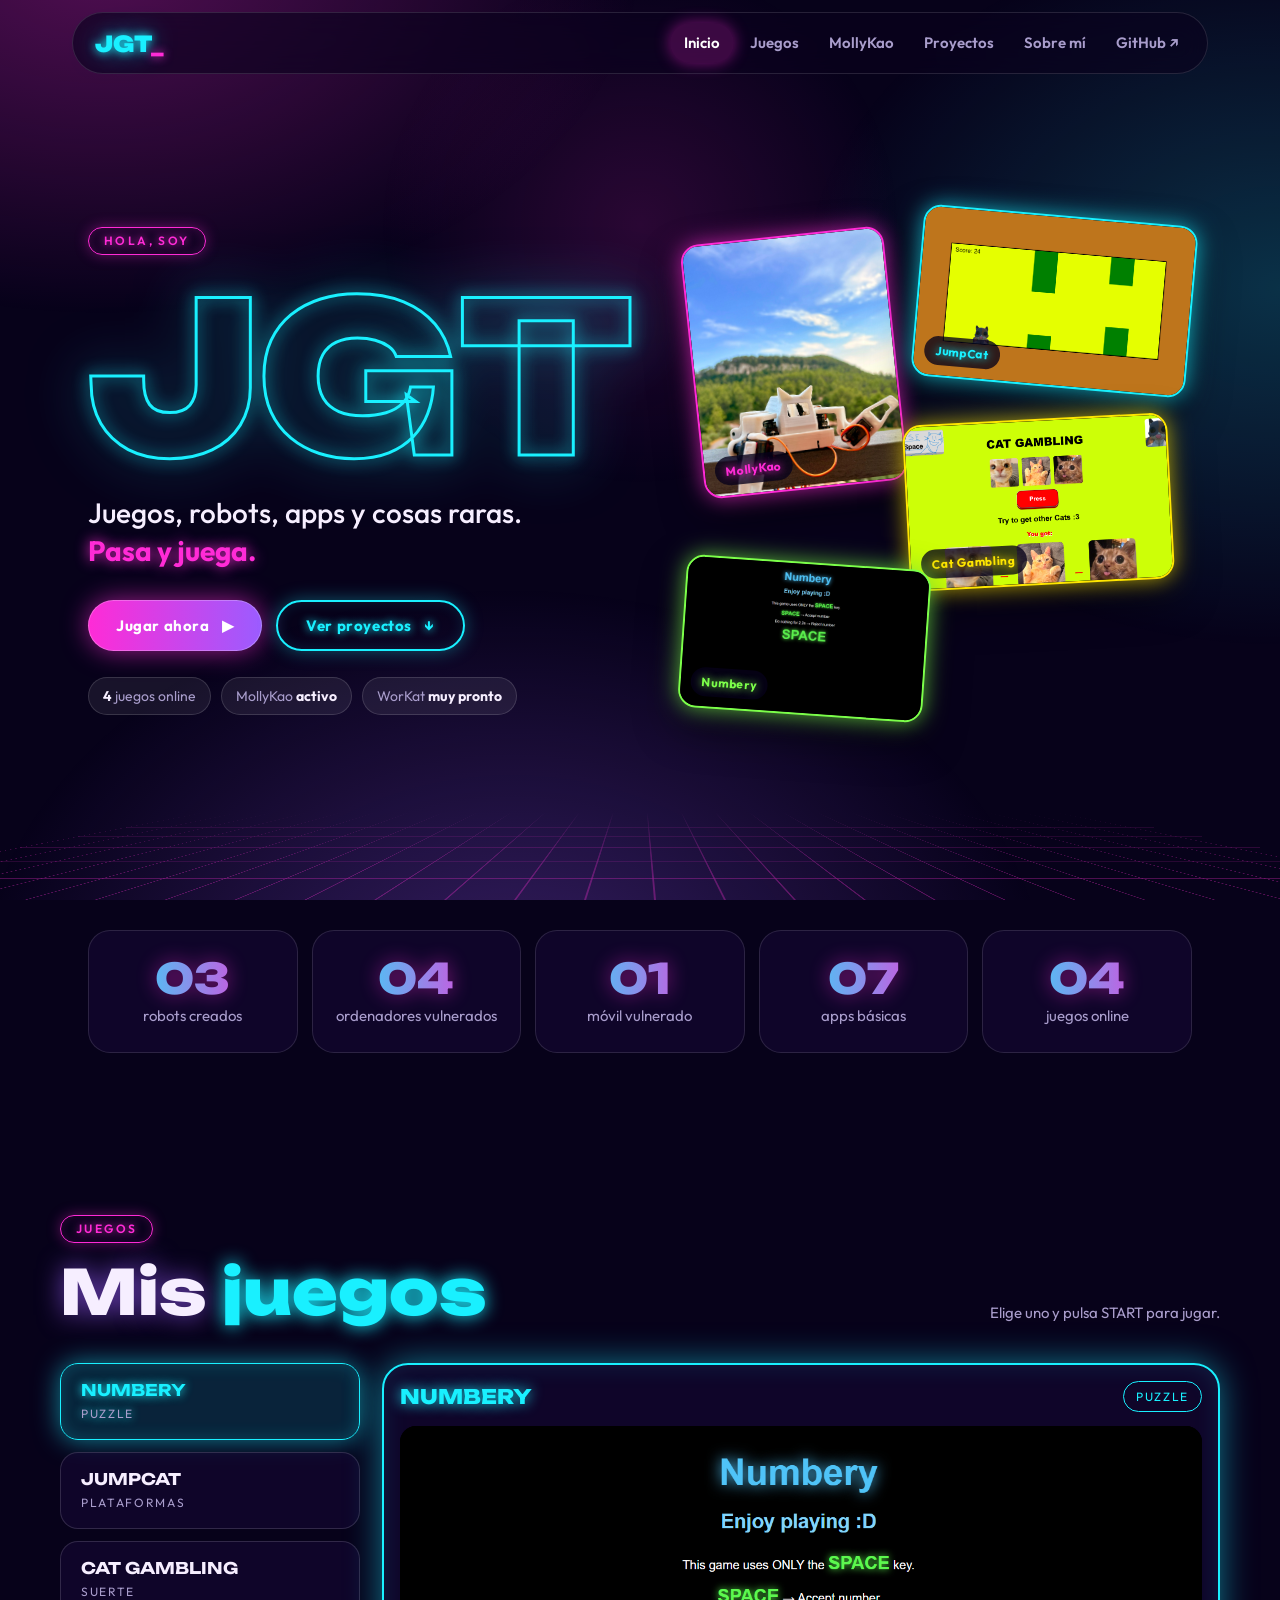
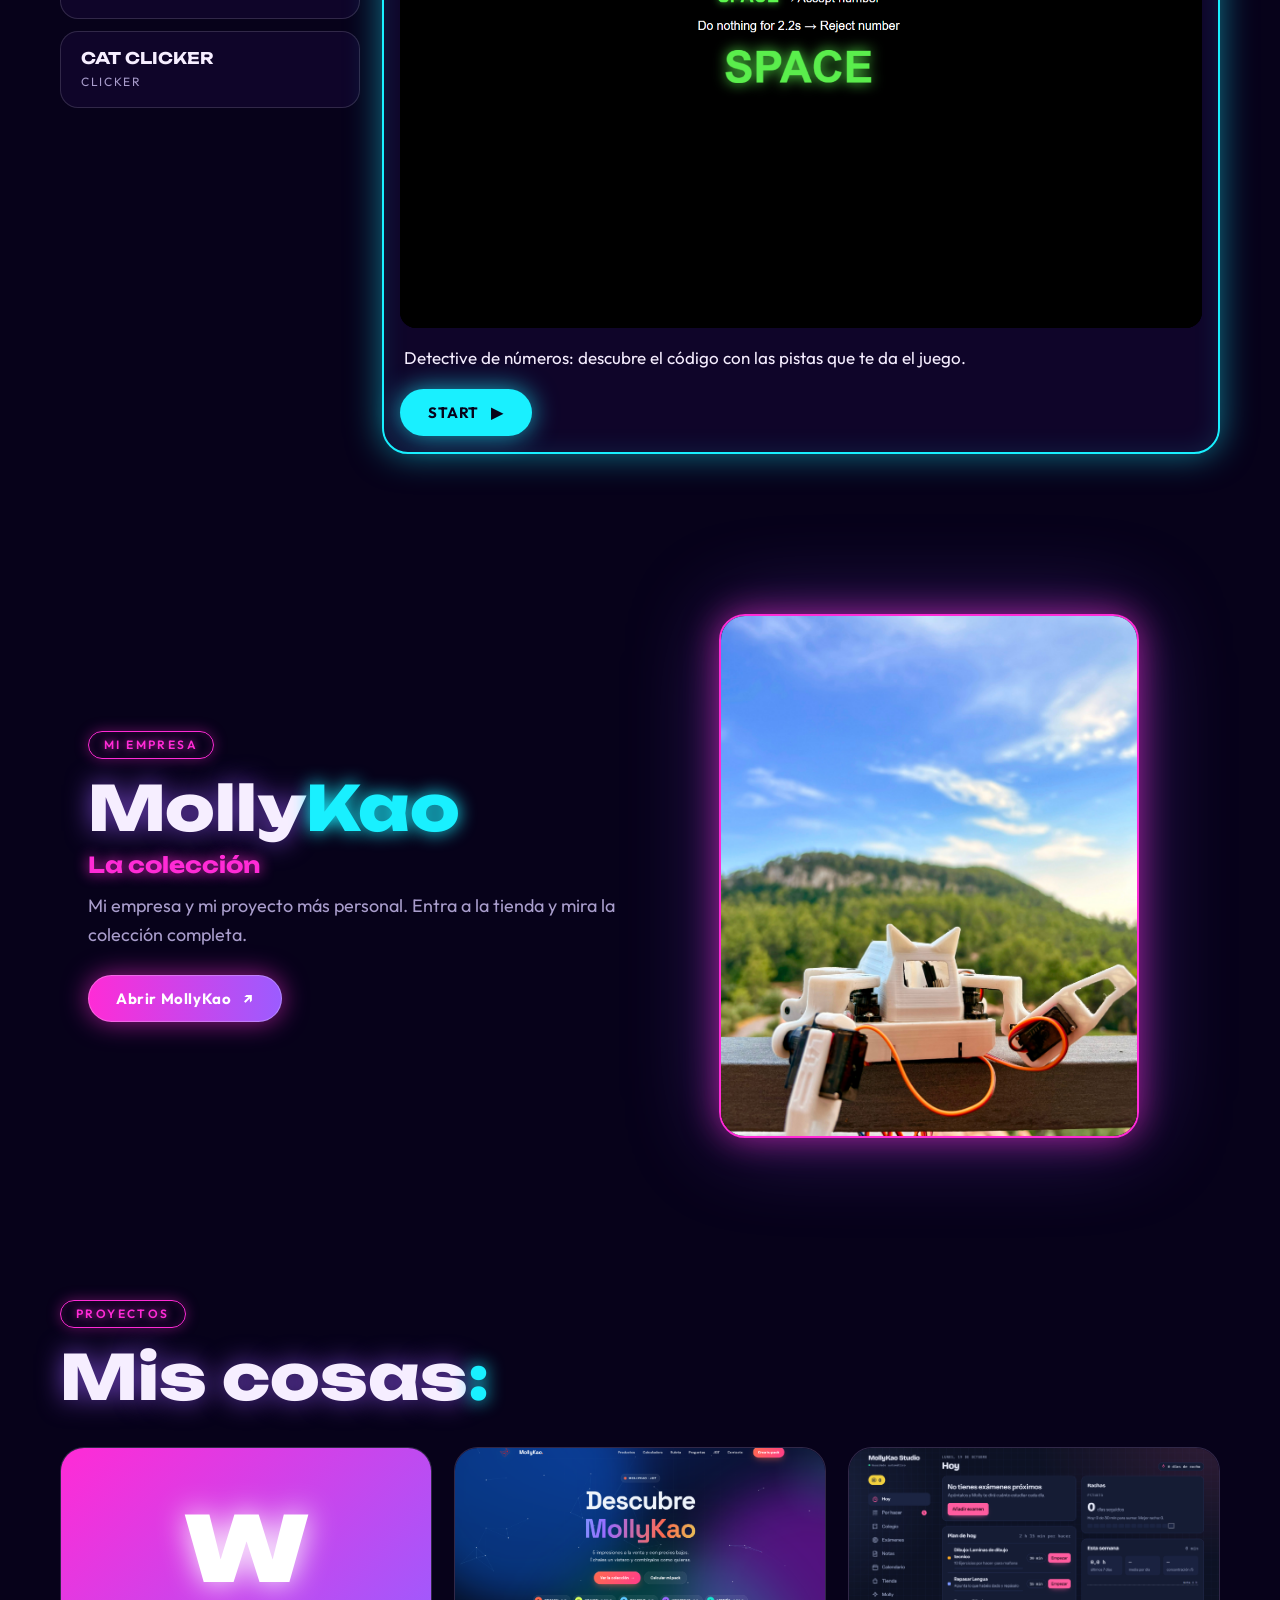
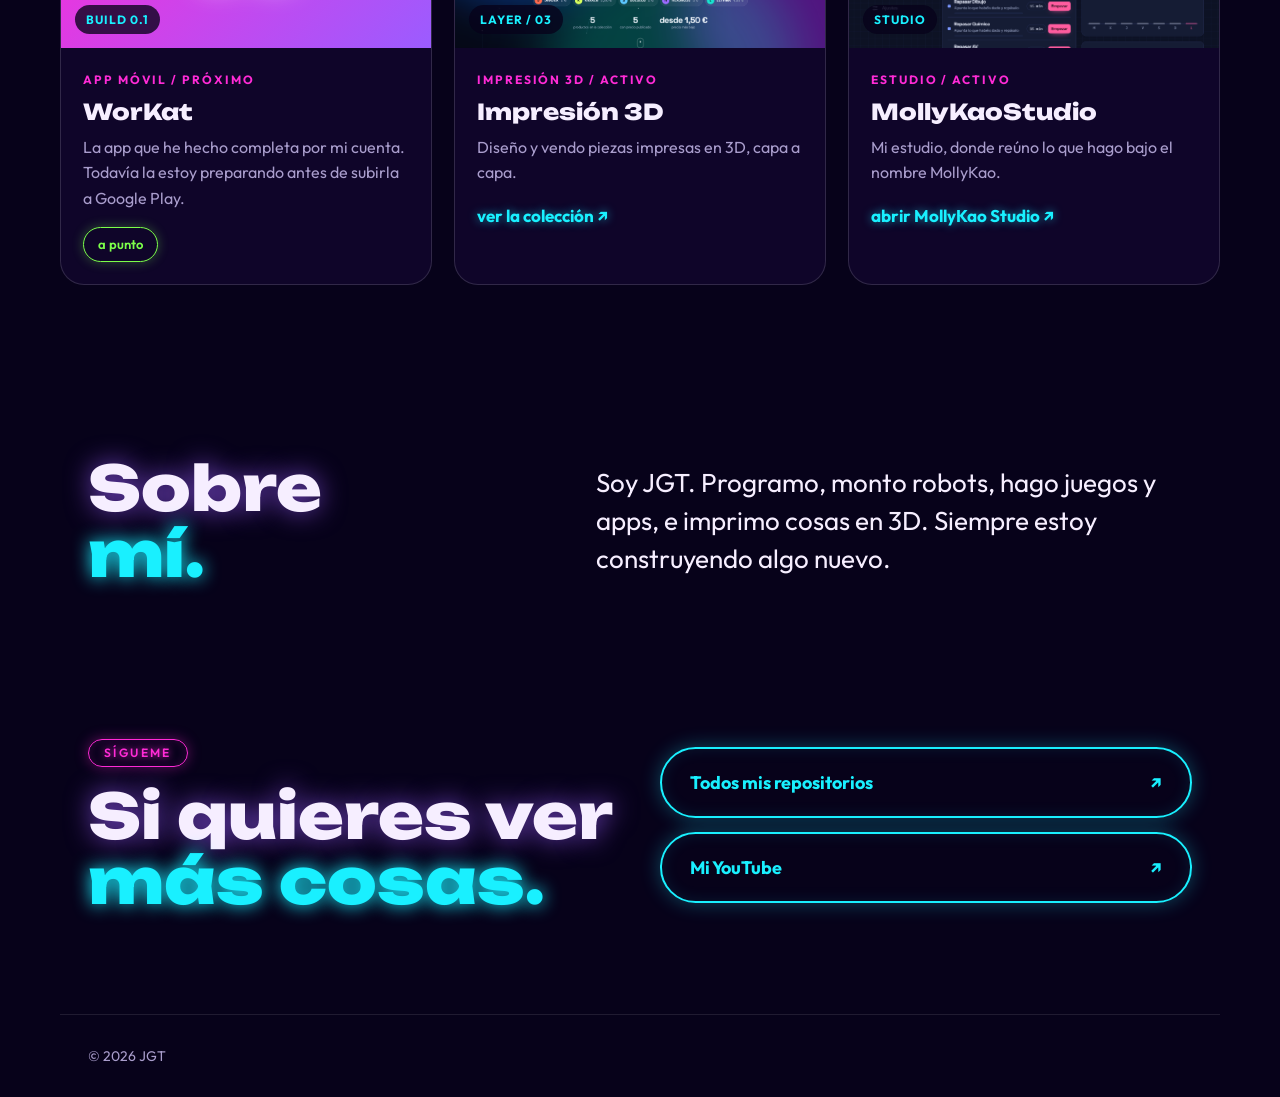
<file: index.html>
<!DOCTYPE html>
<html lang="es">
<head>
<meta charset="UTF-8">
<meta name="viewport" content="width=device-width, initial-scale=1.0">
<meta name="description" content="La web de JGT: juegos, MollyKao, WorKat e impresión 3D.">
<meta name="theme-color" content="#07021a">
<title>JGT</title>
<link rel="preconnect" href="https://fonts.googleapis.com">
<link rel="preconnect" href="https://fonts.gstatic.com" crossorigin>
<link rel="stylesheet" href="https://fonts.googleapis.com/css2?family=Outfit:wght@400;500;600;700&family=Unbounded:wght@700;800;900&display=swap">
<script>if(sessionStorage.getItem("jgt-intro"))document.documentElement.classList.add("no-intro")</script>
<link rel="stylesheet" href="style.css?v=3">
</head>
<body>
<div class="intro" id="intro" role="presentation">
  <div class="intro-half intro-top"></div><div class="intro-half intro-bot"></div>
  <div class="intro-center">
    <div class="intro-logo" aria-label="JGT"><span>J</span><span>G</span><span>T</span><span>_</span></div>
    <div class="intro-line"></div>
    <p class="intro-sub">bienvenido</p>
  </div>
  <p class="intro-skip">pulsa para entrar</p>
</div>
<div class="scroll-bar" id="scroll-bar"></div>

<header class="site-header">
  <a class="brand" href="#inicio" aria-label="JGT, volver al inicio">JGT<span>_</span></a>
  <nav aria-label="Navegación principal">
    <a class="active" href="#inicio">Inicio</a><a href="#juegos">Juegos</a><a href="#mollykao">MollyKao</a><a href="#proyectos">Proyectos</a><a href="#sobre-mi">Sobre mí</a>
    <a href="https://github.com/JGT7777" target="_blank" rel="noreferrer">GitHub ↗</a>
  </nav>
</header>

<main>
  <section id="inicio" class="hero">
    <div class="hero-floor" aria-hidden="true"></div>
    <div class="shell hero-inner">
      <div class="hero-copy">
        <p class="eyebrow hero-in" style="--i:0">hola, soy</p>
        <h1 class="hero-title hero-in" style="--i:1" aria-label="JGT"><span>J</span><span>G</span><span class="flick">T</span></h1>
        <p class="hero-text hero-in" style="--i:2">Juegos, robots, apps y cosas raras.<br><strong>Pasa y juega.</strong></p>
        <div class="hero-actions hero-in" style="--i:3">
          <a class="button button-primary" href="#juegos">Jugar ahora <span>▶</span></a>
          <a class="button button-quiet" href="#proyectos">Ver proyectos <span>↓</span></a>
        </div>
        <div class="hero-tags hero-in" style="--i:4"><span><b>4</b> juegos online</span><span>MollyKao <b>activo</b></span><span>WorKat <b>muy pronto</b></span></div>
      </div>
      <div class="collage hero-in" style="--i:2" id="collage" aria-hidden="true">
        <figure class="card-float cf1"><img src="img/MollyKao.jpg" alt=""><figcaption>MollyKao</figcaption></figure>
        <figure class="card-float cf2"><img src="img/Jumpcat.png" alt=""><figcaption>JumpCat</figcaption></figure>
        <figure class="card-float cf3"><img src="img/CatGambling.png" alt=""><figcaption>Cat Gambling</figcaption></figure>
        <figure class="card-float cf4"><img src="img/Numbery.png" alt=""><figcaption>Numbery</figcaption></figure>
      </div>
    </div>
  </section>

  <section class="stats shell reveal" aria-label="Resumen de actividad">
    <div class="stat"><strong data-count="3">03</strong><span>robots creados</span></div>
    <div class="stat"><strong data-count="4">04</strong><span>ordenadores vulnerados</span></div>
    <div class="stat"><strong data-count="1">01</strong><span>móvil vulnerado</span></div>
    <div class="stat"><strong data-count="7">07</strong><span>apps básicas</span></div>
    <div class="stat"><strong data-count="4">04</strong><span>juegos online</span></div>
  </section>

  <section id="juegos" class="section shell">
    <div class="section-heading reveal">
      <div><p class="eyebrow">juegos</p><h2>Mis <em>juegos</em></h2></div>
      <p class="section-note">Elige uno y pulsa START para jugar.</p>
    </div>
    <div class="select reveal" id="select" style="--c:#19f0ff">
      <ul class="menu" id="menu" aria-label="Lista de juegos">
        <li><button class="menu-item is-selected" type="button" data-i="0"><span class="m-name">NUMBERY</span><small>PUZZLE</small></button></li>
        <li><button class="menu-item" type="button" data-i="1"><span class="m-name">JUMPCAT</span><small>PLATAFORMAS</small></button></li>
        <li><button class="menu-item" type="button" data-i="2"><span class="m-name">CAT GAMBLING</span><small>SUERTE</small></button></li>
        <li><button class="menu-item" type="button" data-i="3"><span class="m-name">CAT CLICKER</span><small>CLICKER</small></button></li>
      </ul>
      <div class="crt" id="crt">
        <div class="crt-top"><b id="crt-title">NUMBERY</b><span id="crt-genre">PUZZLE</span></div>
        <div class="crt-screen">
          <div class="scene is-on" data-scene="0"><img src="img/Numbery.png" alt="Numbery"></div>
          <div class="scene" data-scene="1"><img src="img/Jumpcat.png" alt="JumpCat"></div>
          <div class="scene" data-scene="2"><img src="img/CatGambling.png" alt="Cat Gambling"></div>
          <div class="scene" data-scene="3"><img src="img/Catcliker.png" alt="Cat Clicker"></div>
        </div>
        <p class="crt-desc" id="crt-desc"></p>
        <a class="button button-primary" id="crt-start" href="#" target="_blank" rel="noreferrer">START <span>▶</span></a>
      </div>
    </div>
  </section>

  <section id="mollykao" class="company shell reveal">
    <div class="company-copy">
      <p class="eyebrow">mi empresa</p>
      <h2>Molly<em>Kao</em></h2>
      <p class="company-sub">La colección</p>
      <p>Mi empresa y mi proyecto más personal. Entra a la tienda y mira la colección completa.</p>
      <a class="button button-primary" href="https://jgt7777.github.io/MollyKao/" target="_blank" rel="noreferrer">Abrir MollyKao <span>↗</span></a>
    </div>
    <div class="company-visual tilt" aria-hidden="true"><img src="img/MollyKao.jpg" alt="" loading="lazy"></div>
  </section>

  <section id="proyectos" class="section shell">
    <div class="section-heading reveal"><div><p class="eyebrow">proyectos</p><h2>Mis cosas<em>:</em></h2></div></div>
    <div class="project-grid">
      <article class="project tilt reveal"><div class="project-visual app-visual"><span class="app-symbol">W</span><span class="project-label">BUILD 0.1</span></div><div class="project-content"><p class="project-number">APP MÓVIL / PRÓXIMO</p><h3>WorKat</h3><p>La app que he hecho completa por mi cuenta. Todavía la estoy preparando antes de subirla a Google Play.</p><span class="tag">a punto</span></div></article>
      <article class="project tilt reveal reveal-delay-1"><div class="project-visual"><img src="img/Impresiones%203D.png" alt="Impresión 3D" loading="lazy"><span class="project-label">LAYER / 03</span></div><div class="project-content"><p class="project-number">IMPRESIÓN 3D / ACTIVO</p><h3>Impresión 3D</h3><p>Diseño y vendo piezas impresas en 3D, capa a capa.</p><a href="https://jgt7777.github.io/MollyKao/" target="_blank" rel="noreferrer">ver la colección <span>↗</span></a></div></article>
      <article class="project tilt reveal reveal-delay-2"><div class="project-visual"><img src="img/MollyKaoStudio.png" alt="MollyKaoStudio" loading="lazy"><span class="project-label">STUDIO</span></div><div class="project-content"><p class="project-number">ESTUDIO / ACTIVO</p><h3>MollyKaoStudio</h3><p>Mi estudio, donde reúno lo que hago bajo el nombre MollyKao.</p><a href="https://jgt7777.github.io/MollyStudio/" target="_blank" rel="noreferrer">abrir MollyKao Studio <span>↗</span></a></div></article>
    </div>
  </section>

  <section id="sobre-mi" class="about shell reveal">
    <h2>Sobre<br><em>mí.</em></h2>
    <div class="about-copy"><p>Soy JGT. Programo, monto robots, hago juegos y apps, e imprimo cosas en 3D. Siempre estoy construyendo algo nuevo.</p></div>
  </section>

  <section class="contact shell reveal">
    <div><p class="eyebrow">sígueme</p><h2>Si quieres ver<br><em>más cosas.</em></h2></div>
    <div class="contact-links">
      <a class="contact-link" href="https://github.com/JGT7777" target="_blank" rel="noreferrer" aria-label="Abrir todos mis repositorios de GitHub"><span>Todos mis repositorios</span><b>↗</b></a>
      <a class="contact-link" href="https://www.youtube.com/@JGT777" target="_blank" rel="noreferrer" aria-label="Abrir mi canal de YouTube"><span>Mi YouTube</span><b>↗</b></a>
    </div>
  </section>
</main>

<footer><p>© 2026 JGT</p></footer>
<script src="scroll.js?v=3"></script>
</body>
</html>
</file>
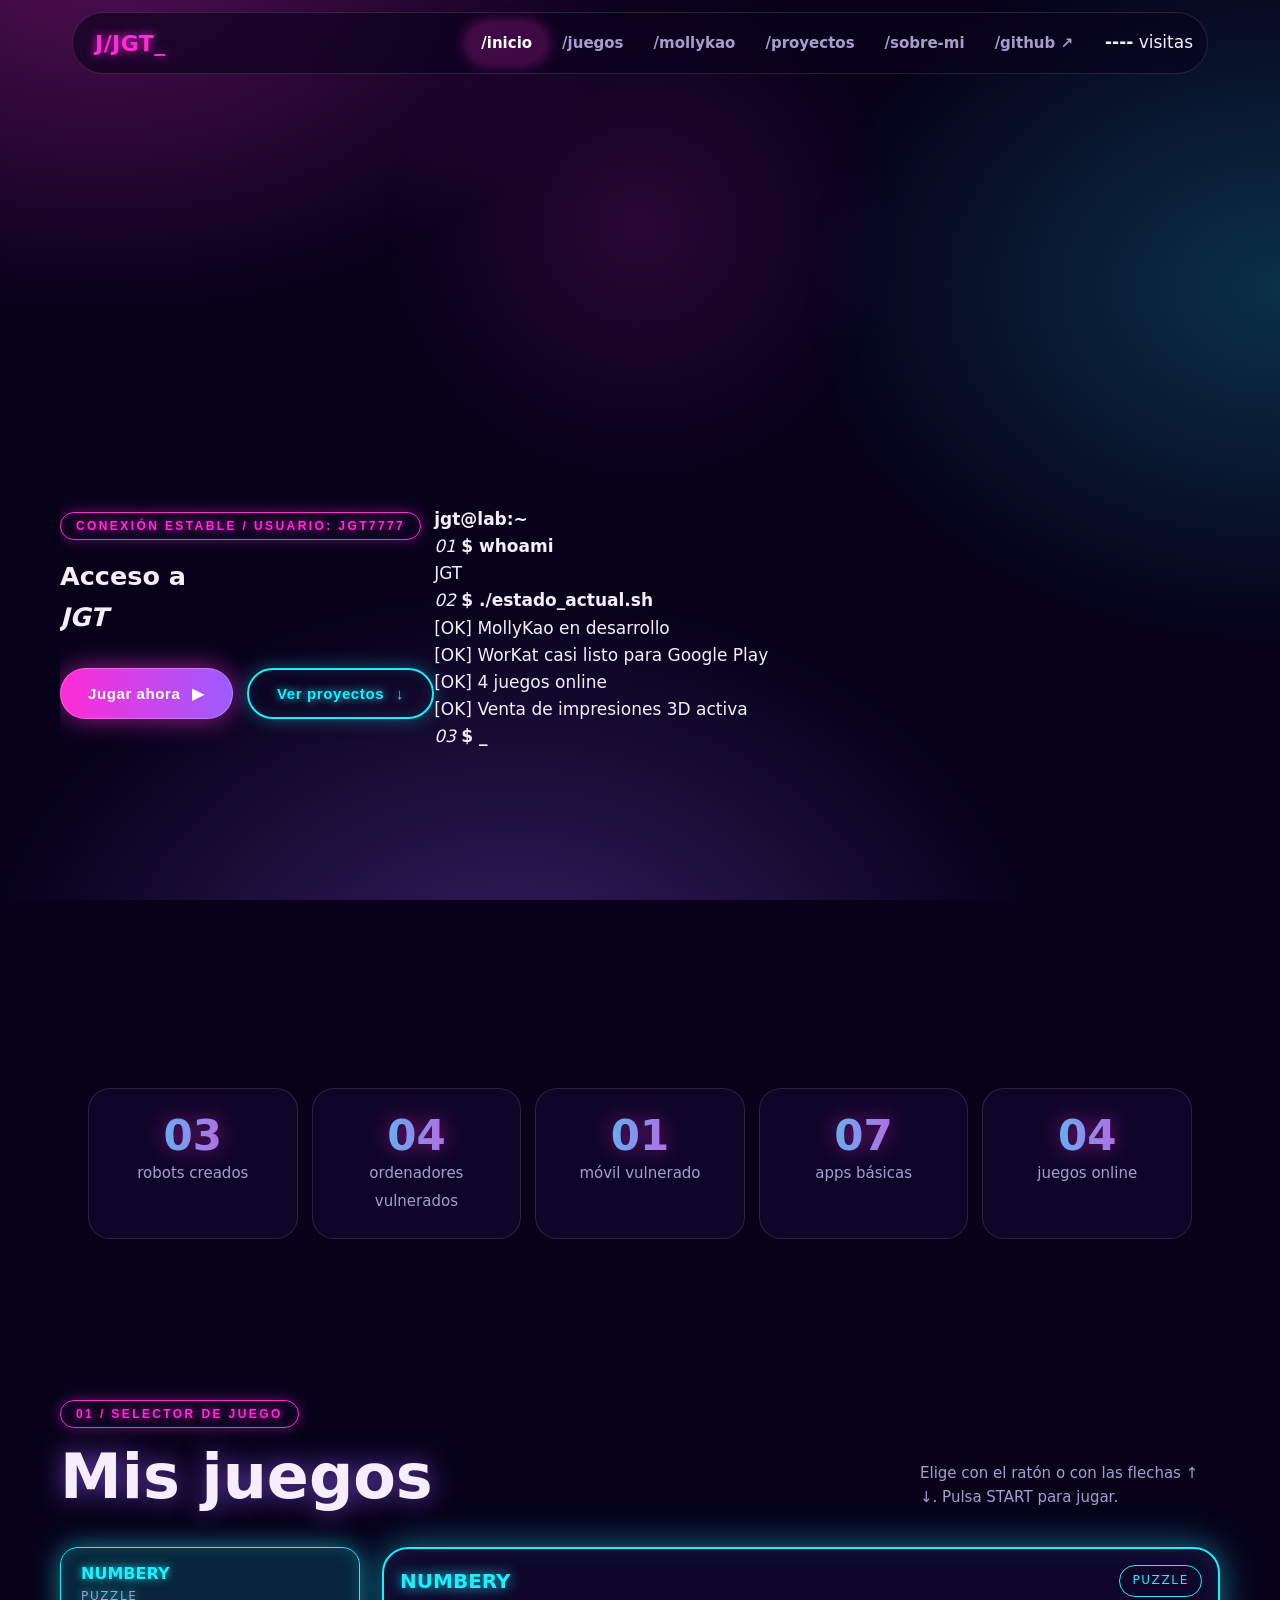
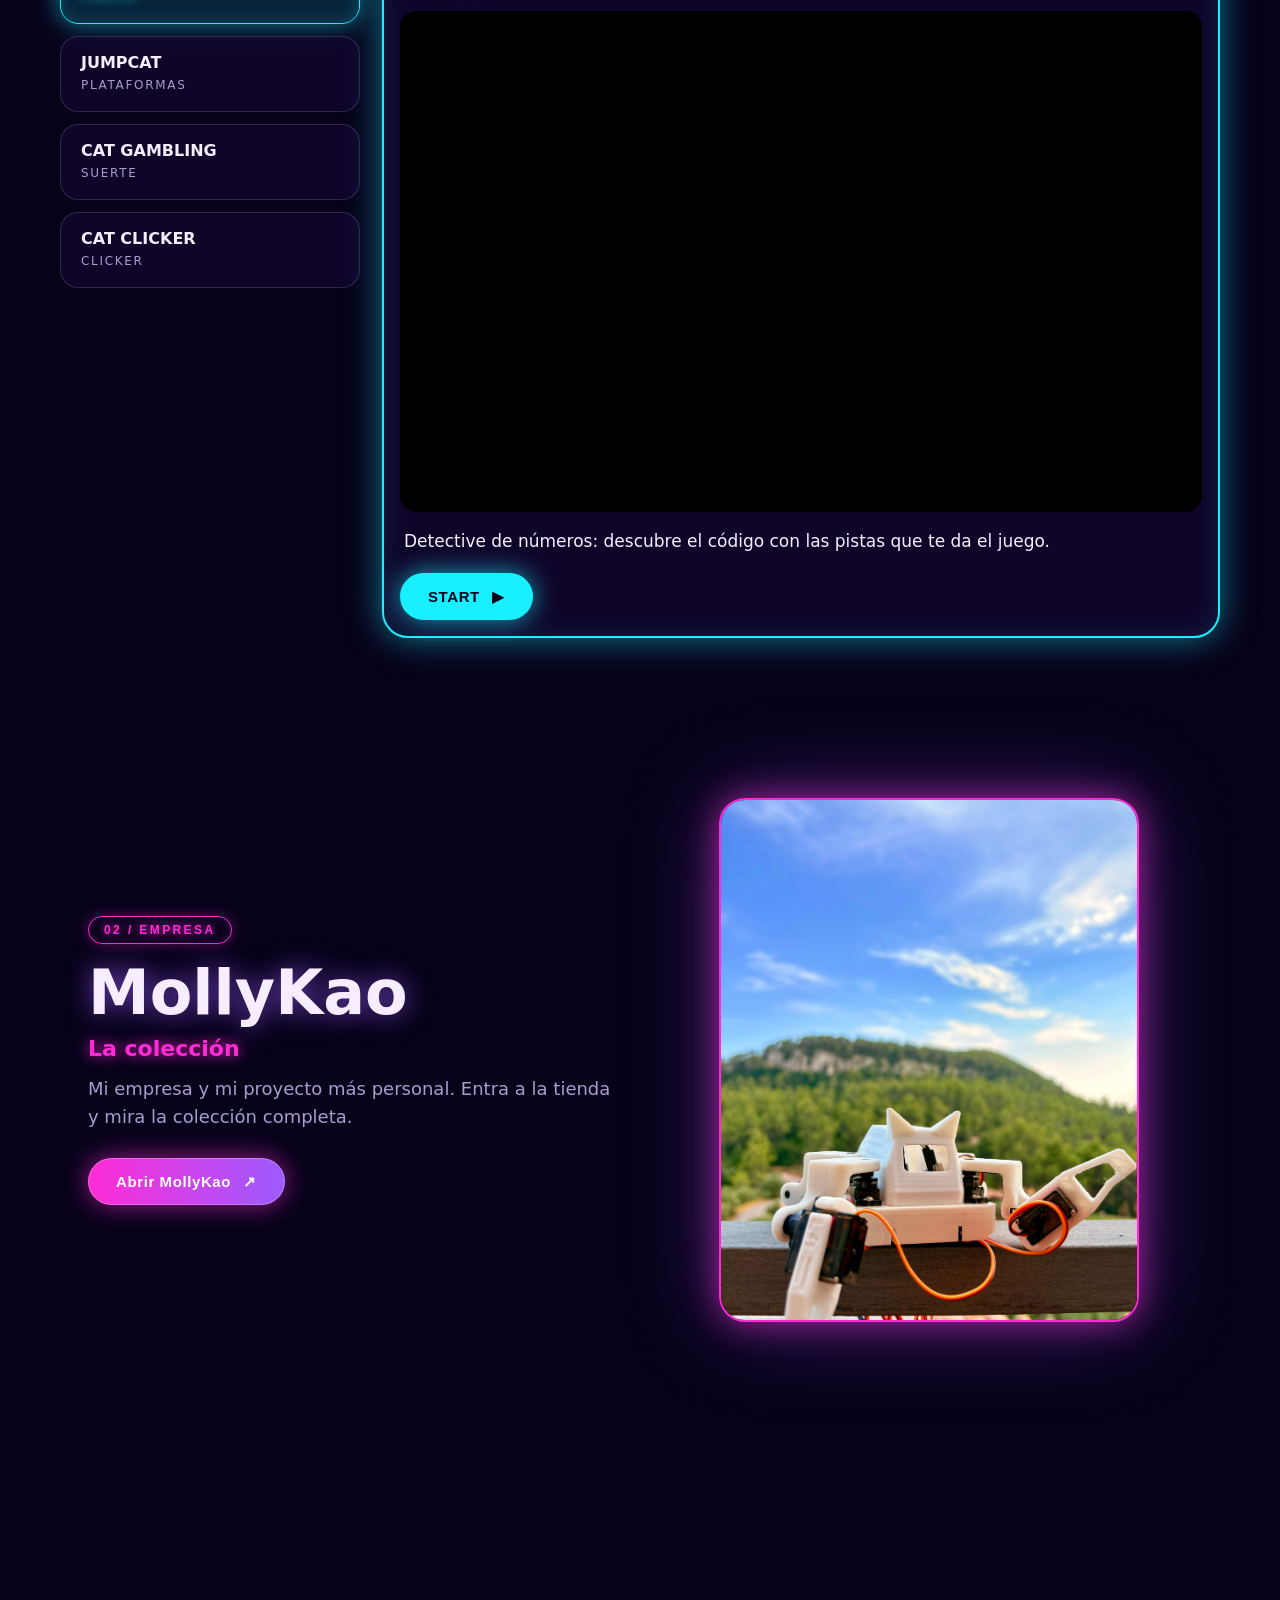
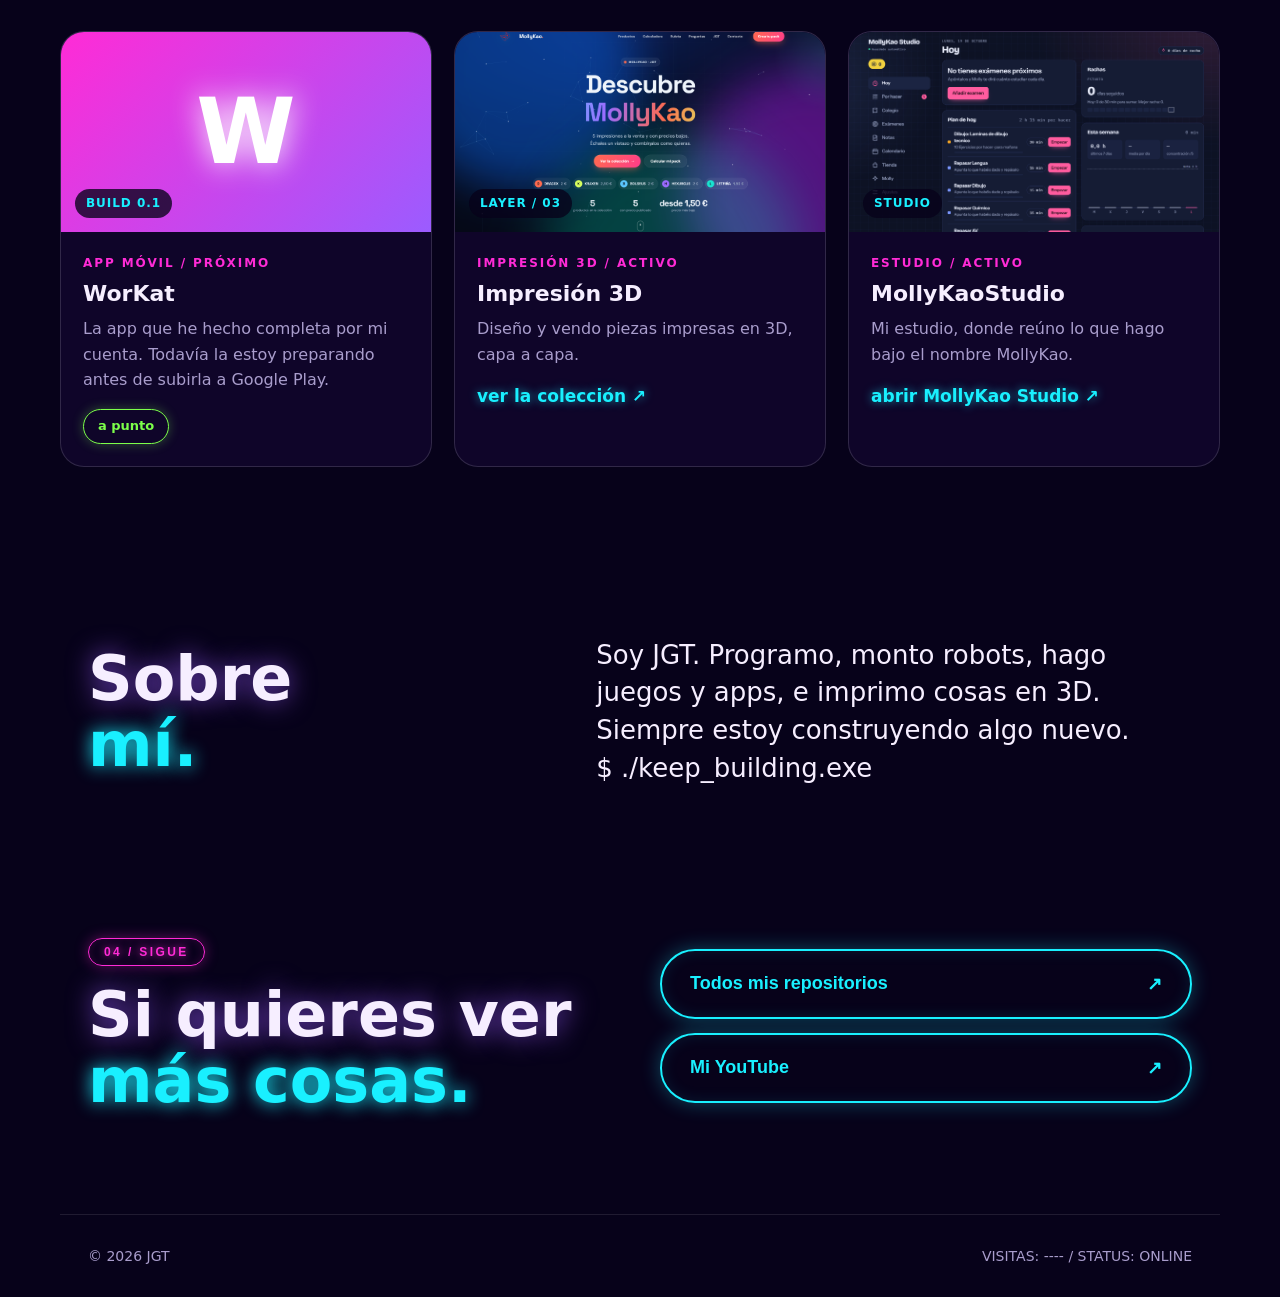
<file: index-1.html>
<!DOCTYPE html>
<html lang="es">
<head>
<meta charset="UTF-8">
<meta name="viewport" content="width=device-width, initial-scale=1.0">
<meta name="description" content="La web de JGT: juegos, MollyKao, WorKat e impresión 3D.">
<meta name="theme-color" content="#070b0a">
<title>JGT</title>
<link rel="stylesheet" href="style.css">
</head>
<body class="intro-lock">
<div class="intro" id="intro" role="presentation">
  <div class="intro-half intro-top"></div><div class="intro-half intro-bot"></div>
  <div class="intro-center">
    <h1 class="intro-logo" aria-label="JGT"><span>J</span><span>G</span><span>T</span><span>_</span></h1>
    <div class="intro-line"></div>
    <p class="intro-sub">iniciando laboratorio</p>
  </div>
  <p class="intro-skip">pulsa para entrar</p>
</div>
<canvas id="rain" aria-hidden="true"></canvas>
<div class="noise"></div>
<div class="scanlines"></div>
<div class="scroll-bar" id="scroll-bar"></div>

<header class="site-header">
  <a class="brand" href="#inicio" aria-label="JGT, volver al inicio"><span class="brand-mark">J/</span><span class="glitch-hover" data-text="JGT_">JGT<span class="accent">_</span></span></a>
  <nav aria-label="Navegación principal">
    <a class="active" href="#inicio">/inicio</a><a href="#juegos">/juegos</a><a href="#mollykao">/mollykao</a><a href="#proyectos">/proyectos</a><a href="#sobre-mi">/sobre-mi</a>
    <a href="https://github.com/JGT7777" target="_blank" rel="noreferrer">/github ↗</a>
  </nav>
  <div class="visit-chip" title="Visitas totales de la web"><span class="status-dot"></span><b id="visit-count">----</b> visitas</div>
</header>

<main>
  <section id="inicio" class="hero shell">
    <div class="hero-copy">
      <p class="eyebrow"><span class="status-dot"></span> <span>conexión estable / usuario: JGT7777</span></p>
      <h1 class="glitch" data-text="Acceso a&#10;JGT">Acceso a<br><em>JGT</em></h1>
      
      <p class="hero-text" id="hero-typed" data-h="Juegos, robots, apps y cosas raras. Pasa y juega."></p>
      <div class="hero-actions">
        <a class="button button-primary" href="#juegos">Jugar ahora <span>▶</span></a>
        <a class="button button-quiet" href="#proyectos">Ver proyectos <span>↓</span></a>
      </div>
    </div>
    
    <div class="terminal tilt" aria-label="Estado del laboratorio">
      <div class="terminal-bar"><span></span><span></span><span></span><b>jgt@lab:~</b></div>
      <div class="terminal-body">
        <div>
        <p><i>01</i> <strong>$ whoami</strong></p><p class="terminal-green">JGT</p>
        <p><i>02</i> <strong>$ ./estado_actual.sh</strong></p>
        <p class="terminal-green">[OK] MollyKao en desarrollo</p>
        <p class="terminal-green">[OK] WorKat casi listo para Google Play</p>
        <p class="terminal-green">[OK] 4 juegos online</p>
        <p class="terminal-green">[OK] Venta de impresiones 3D activa</p>
        <p><i>03</i> <strong>$ _</strong><span class="cursor"></span></p>
      </div>
        
      </div>
    </div>
  </section>

  <section class="stats shell reveal" aria-label="Resumen de actividad">
    <div class="stat"><strong data-count="3">03</strong><span>robots creados</span></div>
    <div class="stat"><strong data-count="4">04</strong><span>ordenadores vulnerados</span></div>
    <div class="stat"><strong data-count="1">01</strong><span>móvil vulnerado</span></div>
    <div class="stat"><strong data-count="7">07</strong><span>apps básicas</span></div>
    <div class="stat"><strong data-count="4">04</strong><span>juegos online</span></div>
  </section>

  <section id="juegos" class="section shell">
    <div class="section-heading reveal">
      <div><p class="eyebrow">01 / selector de juego</p><h2 class="glitch" data-text="Mis juegos">Mis juegos</h2></div>
      <p class="section-note">Elige con el ratón o con las flechas ↑ ↓. Pulsa START para jugar.</p>
    </div>
    <div class="select reveal" id="select" style="--c:#8dff3f">
      <ul class="menu" id="menu" aria-label="Lista de juegos">
        <li><button class="menu-item is-selected" type="button" data-i="0"><span class="arrow">▶</span><span class="m-name">NUMBERY</span><small>PUZZLE</small></button></li>
        <li><button class="menu-item" type="button" data-i="1"><span class="arrow">▶</span><span class="m-name">JUMPCAT</span><small>PLATAFORMAS</small></button></li>
        <li><button class="menu-item" type="button" data-i="2"><span class="arrow">▶</span><span class="m-name">CAT GAMBLING</span><small>SUERTE</small></button></li>
        <li><button class="menu-item" type="button" data-i="3"><span class="arrow">▶</span><span class="m-name">CAT CLICKER</span><small>CLICKER</small></button></li>
      </ul>
      <div class="crt" id="crt">
        <div class="crt-top"><b id="crt-title">NUMBERY</b><span id="crt-genre">PUZZLE</span></div>
        <div class="crt-screen">
          <div class="scene is-on" data-scene="0"><div class="num-grid" id="num-grid"></div></div>
          <div class="scene" data-scene="1"><div class="cat"></div><div class="ground"></div></div>
          <div class="scene" data-scene="2"><div class="reels"><span>7</span><span>7</span><span>7</span></div></div>
          <div class="scene" data-scene="3"><div class="orb">◉</div><div class="clicks"><b id="click-count">0</b> clics</div></div>
        </div>
        <p class="crt-desc" id="crt-desc"></p>
        <a class="button button-primary" id="crt-start" href="#" target="_blank" rel="noreferrer">START <span>▶</span></a>
      </div>
    </div>
  </section>

  <section id="mollykao" class="company shell reveal">
    <div class="company-copy">
      <p class="eyebrow">02 / empresa</p>
      <h2 class="glitch" data-text="MollyKao">MollyKao</h2>
      <p class="company-sub">La colección</p>
      <p>Mi empresa y mi proyecto más personal. Entra a la tienda y mira la colección completa.</p>
      <a class="button button-primary" href="https://jgt7777.github.io/MollyKao/" target="_blank" rel="noreferrer">Abrir MollyKao <span>↗</span></a>
    </div>
    <div class="company-visual tilt" aria-hidden="true"><img src="img/MollyKao.jpg" alt="" loading="lazy"></div>
  </section>

  <section id="proyectos" class="section shell">
    <div class="section-heading reveal"><div><p class="eyebrow">03 / archivos abiertos</p><h2>Mis cosas<em>:</em></h2></div></div>
    <div class="project-grid">
      <article class="project tilt reveal"><div class="project-visual app-visual"><span class="app-symbol">W</span><span class="project-label">BUILD 0.1</span></div><div class="project-content"><p class="project-number">APP MÓVIL / PRÓXIMO</p><h3>WorKat</h3><p>La app que he hecho completa por mi cuenta. Todavía la estoy preparando antes de subirla a Google Play.</p><span class="tag">a punto</span></div></article>
      <article class="project tilt reveal reveal-delay-1"><div class="project-visual"><img src="img/Impresiones%203D.png" alt="Impresión 3D" loading="lazy"><span class="project-label">LAYER / 03</span></div><div class="project-content"><p class="project-number">IMPRESIÓN 3D / ACTIVO</p><h3>Impresión 3D</h3><p>Diseño y vendo piezas impresas en 3D, capa a capa.</p><a href="https://jgt7777.github.io/MollyKao/" target="_blank" rel="noreferrer">ver la colección <span>↗</span></a></div></article>
      <article class="project tilt reveal reveal-delay-2"><div class="project-visual"><img src="img/MollyKaoStudio.png" alt="MollyKaoStudio" loading="lazy"><span class="project-label">STUDIO</span></div><div class="project-content"><p class="project-number">ESTUDIO / ACTIVO</p><h3>MollyKaoStudio</h3><p>Mi estudio, donde reúno lo que hago bajo el nombre MollyKao.</p><a href="https://jgt7777.github.io/MollyStudio/" target="_blank" rel="noreferrer">abrir MollyKao Studio <span>↗</span></a></div></article>
    </div>
  </section>

  <section id="sobre-mi" class="about shell reveal">
    <h2>Sobre<br><em>mí.</em></h2>
    <div class="about-copy"><p>Soy JGT. Programo, monto robots, hago juegos y apps, e imprimo cosas en 3D. Siempre estoy construyendo algo nuevo.</p><p class="quote">$ ./keep_building.exe</p>
    </div>
  </section>

  <section class="contact shell reveal">
    <div><p class="eyebrow">04 / sigue</p><h2>Si quieres ver<br><em>más cosas.</em></h2></div>
    <div class="contact-links">
      <a class="contact-link" href="https://github.com/JGT7777" target="_blank" rel="noreferrer" aria-label="Abrir todos mis repositorios de GitHub"><span>Todos mis repositorios</span><b>↗</b></a>
      <a class="contact-link" href="https://www.youtube.com/@JGT777" target="_blank" rel="noreferrer" aria-label="Abrir mi canal de YouTube"><span>Mi YouTube</span><b>↗</b></a>
    </div>
  </section>
</main>

<footer><p>© 2026 JGT</p><p class="footer-code">VISITAS: <span id="visit-count-footer">----</span> / STATUS: <span>ONLINE</span></p></footer>
<script src="scroll.js"></script>
</body>
</html>
</file>
<file: style.css>
/* ===== JGT · neón ===== */
:root{--bg:#07021a;--cyan:#19f0ff;--pink:#ff2bd6;--violet:#9b5cff;--lime:#7cff4a;--ink:#f6eeff;--muted:#a99dcc;--panel:rgba(22,9,52,.62);--acid:var(--cyan);--acid-rgb:25,240,255;--orange:var(--pink);--orange-rgb:255,43,214;--line:rgba(25,240,255,.22);--c:#19f0ff;--head:Unbounded,"Arial Black",system-ui,sans-serif}
*{box-sizing:border-box}
html{scroll-behavior:smooth;scroll-padding-top:90px}
body{margin:0;min-height:100vh;background:var(--bg);color:var(--ink);font:400 17px/1.6 Outfit,system-ui,sans-serif;overflow-x:hidden}
body::before{content:"";position:fixed;inset:0;z-index:-2;background:radial-gradient(900px 600px at 8% -5%,rgba(255,43,214,.30),transparent 60%),radial-gradient(800px 600px at 100% 32%,rgba(25,240,255,.20),transparent 60%),radial-gradient(900px 700px at 40% 112%,rgba(155,92,255,.32),transparent 60%)}
body::after{content:"";position:fixed;inset:0;z-index:-1;pointer-events:none;background:radial-gradient(420px circle at var(--mx,50%) var(--my,25%),rgba(255,43,214,.14),transparent 62%)}
a{color:inherit;text-decoration:none}
img{display:block;max-width:100%}
h1,h2,h3,p{margin:0}
.shell{width:min(1160px,100%);margin:0 auto;padding:0 28px}
.section{padding:90px 0}
.scroll-bar{position:fixed;top:0;left:0;height:3px;width:0;z-index:40;background:linear-gradient(90deg,var(--pink),var(--cyan));box-shadow:0 0 14px var(--pink)}

/* header */
.site-header{position:fixed;top:12px;left:12px;right:12px;max-width:1136px;margin:0 auto;height:62px;z-index:20;display:flex;align-items:center;gap:18px;padding:0 14px 0 22px;border:1px solid rgba(255,255,255,.12);border-radius:99px;background:rgba(10,3,30,.62);-webkit-backdrop-filter:blur(14px);backdrop-filter:blur(14px)}
.brand{font:900 22px var(--head);letter-spacing:.02em;color:var(--cyan);text-shadow:0 0 10px var(--cyan),0 0 26px rgba(25,240,255,.6)}
.brand span{color:var(--pink);text-shadow:0 0 10px var(--pink)}
nav{display:flex;gap:2px;margin-left:auto}
nav a{padding:8px 14px;border-radius:99px;color:var(--muted);font-weight:600;font-size:15px;transition:.2s}
nav a:hover{color:#fff}
nav a.active{color:#fff;background:rgba(255,43,214,.2);box-shadow:0 0 16px rgba(255,43,214,.45)}

/* botones y etiquetas */
.eyebrow{display:inline-block;margin-bottom:16px;padding:7px 15px;border:1px solid var(--pink);border-radius:99px;color:var(--pink);font:600 12px/1 Outfit,sans-serif;letter-spacing:.2em;text-transform:uppercase;text-shadow:0 0 8px var(--pink);box-shadow:0 0 14px rgba(255,43,214,.35),inset 0 0 12px rgba(255,43,214,.15)}
.button{display:inline-flex;align-items:center;gap:12px;padding:16px 28px;border-radius:99px;font:700 15px/1 Outfit,sans-serif;letter-spacing:.04em;cursor:pointer;transition:transform .2s,box-shadow .2s}
.button:hover{transform:translateY(-3px) scale(1.03)}
.button-primary{color:#fff;background:linear-gradient(90deg,var(--pink),var(--violet));box-shadow:0 0 26px rgba(255,43,214,.6),inset 0 0 0 1px rgba(255,255,255,.25)}
.button-quiet{color:var(--cyan);border:2px solid var(--cyan);box-shadow:0 0 18px rgba(25,240,255,.35),inset 0 0 14px rgba(25,240,255,.12);text-shadow:0 0 8px var(--cyan)}
.tag{display:inline-block;padding:6px 14px;border:1px solid var(--lime);border-radius:99px;color:var(--lime);font-size:13px;font-weight:600;box-shadow:0 0 12px rgba(124,255,74,.3)}
h2{font:800 clamp(32px,6vw,62px)/1.06 var(--head);text-shadow:0 0 26px rgba(155,92,255,.7)}
h2 em{font-style:normal;color:var(--cyan);text-shadow:0 0 18px var(--cyan)}
.section-heading{display:flex;justify-content:space-between;align-items:flex-end;gap:24px;margin-bottom:38px}
.section-note{max-width:300px;color:var(--muted);font-size:15px}

/* hero */
.hero{position:relative;overflow:hidden;min-height:100svh;padding:130px 0 90px;display:flex;align-items:center}
.hero-inner{position:relative;z-index:2;display:grid;grid-template-columns:1.05fr .95fr;gap:30px;align-items:center}
.hero-floor{position:absolute;left:-20%;right:-20%;bottom:0;height:42%;z-index:1;background:linear-gradient(rgba(255,43,214,.55) 2px,transparent 2px) 0 0/100% 54px,linear-gradient(90deg,rgba(255,43,214,.55) 2px,transparent 2px) 0 0/70px 100%;transform:perspective(320px) rotateX(62deg);transform-origin:50% 100%;-webkit-mask:linear-gradient(transparent,#000 85%);mask:linear-gradient(transparent,#000 85%);animation:floor 2.4s linear infinite;opacity:.55}
@keyframes floor{to{background-position:0 54px,0 0}}
.hero-title{font:900 clamp(92px,25vw,210px)/.95 var(--head);letter-spacing:-.02em;margin:6px 0 18px;color:transparent;-webkit-text-stroke:3px var(--cyan);filter:drop-shadow(0 0 8px var(--cyan)) drop-shadow(0 0 28px rgba(25,240,255,.7))}
.hero-title span{display:inline-block}
.hero-title .flick{animation:flick 5s infinite}
@keyframes flick{0%,18%,22%,62%,100%{opacity:1}20%{opacity:.25}24%{opacity:.6}60%{opacity:.3}}
.hero-text{font:500 clamp(20px,3vw,28px)/1.35 Outfit,sans-serif;margin-bottom:30px}
.hero-text strong{color:var(--pink);text-shadow:0 0 14px var(--pink)}
.hero-actions{display:flex;flex-wrap:wrap;gap:14px;margin-bottom:26px}
.hero-tags{display:flex;flex-wrap:wrap;gap:10px}
.hero-tags span{padding:7px 14px;border-radius:99px;background:rgba(255,255,255,.07);border:1px solid rgba(255,255,255,.14);font-size:14px;color:var(--muted)}
.hero-tags b{color:var(--ink)}
.collage{position:relative;width:100%;max-width:540px;aspect-ratio:1/1;margin-inline:auto}
.card-float{position:absolute;margin:0;border:2px solid var(--k);border-radius:18px;overflow:hidden;background:#000;box-shadow:0 0 22px color-mix(in srgb,var(--k) 70%,transparent),0 18px 40px rgba(0,0,0,.5);transform:translate(calc(var(--px,0)*var(--d)*1px),calc(var(--py,0)*var(--d)*1px)) rotate(var(--r));animation:float 6s ease-in-out infinite}
.card-float img{width:100%;height:100%;object-fit:cover}
.card-float figcaption{position:absolute;left:10px;bottom:10px;padding:5px 11px;border-radius:99px;background:rgba(7,2,26,.78);color:var(--k);font-size:12px;font-weight:700;letter-spacing:.06em;text-shadow:0 0 8px var(--k)}
@keyframes float{50%{translate:0 -12px}}
.cf1{--k:var(--pink);--r:-6deg;--d:-26;left:2%;top:4%;width:40%;aspect-ratio:4/5}
.cf2{--k:var(--cyan);--r:5deg;--d:34;right:0;top:0;width:54%;aspect-ratio:16/10;animation-delay:-1.5s}
.cf3{--k:var(--yellow,#ffe600);--r:-3deg;--d:-18;right:4%;top:40%;width:52%;aspect-ratio:16/10;animation-delay:-3s}
.cf4{--k:var(--lime);--r:4deg;--d:22;left:0;bottom:2%;width:48%;aspect-ratio:16/10;animation-delay:-4.5s}

/* estadísticas */
.stats{padding-top:30px;padding-bottom:70px;display:grid;grid-template-columns:repeat(auto-fit,minmax(150px,1fr));gap:14px}
.stat{padding:24px 14px;text-align:center;border:1px solid rgba(255,255,255,.12);border-radius:22px;background:var(--panel)}
.stat strong{display:block;font:800 42px/1.1 var(--head);background:linear-gradient(90deg,var(--cyan),var(--pink));-webkit-background-clip:text;background-clip:text;color:transparent;filter:drop-shadow(0 0 10px rgba(255,43,214,.45))}
.stat span{color:var(--muted);font-size:15px}

/* selector de juegos */
.select{display:grid;grid-template-columns:300px 1fr;gap:22px;align-items:start}
.menu{list-style:none;margin:0;padding:0;display:grid;gap:12px}
.menu-item{width:100%;display:grid;gap:4px;padding:16px 20px;text-align:left;color:var(--ink);background:var(--panel);border:1px solid rgba(255,255,255,.14);border-radius:18px;cursor:pointer;font:inherit;transition:.2s}
.menu-item .arrow{display:none}
.m-name{font:700 16px var(--head)}
.menu-item small{color:var(--muted);letter-spacing:.14em;font-size:12px}
.menu-item:hover{border-color:var(--c)}
.menu-item.is-selected{color:var(--c);border-color:var(--c);background:color-mix(in srgb,var(--c) 14%,transparent);box-shadow:0 0 26px color-mix(in srgb,var(--c) 55%,transparent),inset 0 0 18px color-mix(in srgb,var(--c) 18%,transparent);text-shadow:0 0 10px var(--c)}
.crt{padding:16px;border:2px solid var(--c);border-radius:26px;background:var(--panel);box-shadow:0 0 34px color-mix(in srgb,var(--c) 50%,transparent),inset 0 0 26px color-mix(in srgb,var(--c) 12%,transparent);transition:border-color .3s,box-shadow .3s}
.crt-top{display:flex;justify-content:space-between;align-items:center;margin-bottom:14px}
.crt-top b{font:800 20px var(--head);color:var(--c);text-shadow:0 0 14px var(--c)}
.crt-top span{padding:5px 12px;border:1px solid var(--c);border-radius:99px;color:var(--c);font-size:12px;letter-spacing:.14em}
.crt-screen{position:relative;aspect-ratio:16/10;overflow:hidden;border-radius:16px;background:#000}
.scene{position:absolute;inset:0;opacity:0;transition:opacity .35s}
.scene.is-on{opacity:1}
.scene img{width:100%;height:100%;object-fit:cover}
.crt.is-switching .crt-screen{filter:brightness(1.5) saturate(1.4)}
.crt-desc{margin:16px 4px 18px;color:var(--ink)}
.crt .button-primary{background:var(--c);color:#07021a;box-shadow:0 0 26px color-mix(in srgb,var(--c) 70%,transparent)}

/* mollykao */
.company{display:grid;grid-template-columns:1fr 1fr;gap:50px;align-items:center;padding:70px 28px}
.company-sub{margin:10px 0 14px;font:700 22px var(--head);color:var(--pink);text-shadow:0 0 14px var(--pink)}
.company-copy p:not(.eyebrow):not(.company-sub){margin-bottom:26px;color:var(--muted);font-size:18px}
.company-visual{max-width:420px;margin-inline:auto;border:2px solid var(--pink);border-radius:26px;overflow:hidden;box-shadow:0 0 34px rgba(255,43,214,.6),0 0 90px rgba(155,92,255,.35)}
.company-visual img{width:100%;aspect-ratio:4/5;object-fit:cover}

/* proyectos */
.project-grid{display:grid;grid-template-columns:repeat(3,1fr);gap:22px}
.project{overflow:hidden;border:1px solid rgba(255,255,255,.14);border-radius:24px;background:var(--panel);transition:box-shadow .3s,border-color .3s}
.project:hover{border-color:var(--pink);box-shadow:0 0 34px rgba(255,43,214,.45)}
.project-visual{position:relative;height:200px;overflow:hidden;background:#000}
.project-visual img{width:100%;height:100%;object-fit:cover}
.app-visual{display:grid;place-items:center;background:linear-gradient(135deg,var(--pink),var(--violet))}
.app-symbol{font:900 90px var(--head);color:#fff;text-shadow:0 0 30px #fff}
.project-label{position:absolute;left:14px;bottom:14px;padding:5px 11px;border-radius:99px;background:rgba(7,2,26,.78);color:var(--cyan);font-size:12px;font-weight:700;letter-spacing:.08em}
.project-content{padding:22px}
.project-number{margin-bottom:8px;color:var(--pink);font-size:12px;font-weight:700;letter-spacing:.16em}
.project h3{margin-bottom:10px;font:800 22px var(--head)}
.project-content p:not(.project-number){margin-bottom:16px;color:var(--muted);font-size:16px}
.project-content a{color:var(--cyan);font-weight:700;text-shadow:0 0 10px rgba(25,240,255,.6)}

/* sobre mí y contacto */
.about{display:grid;grid-template-columns:1fr 1.3fr;gap:50px;align-items:center;padding:80px 28px}
.about-copy p{font-size:clamp(20px,2.6vw,26px);line-height:1.45}
.contact{display:grid;grid-template-columns:1fr 1fr;gap:40px;align-items:center;padding:70px 28px 100px}
.contact-links{display:grid;gap:14px}
.contact-link{display:flex;justify-content:space-between;align-items:center;padding:22px 28px;border:2px solid var(--cyan);border-radius:99px;font:700 18px Outfit,sans-serif;color:var(--cyan);box-shadow:0 0 20px rgba(25,240,255,.3),inset 0 0 16px rgba(25,240,255,.1);transition:.2s}
.contact-link:hover{background:var(--cyan);color:#07021a;box-shadow:0 0 34px var(--cyan)}
footer{display:flex;justify-content:space-between;gap:16px;flex-wrap:wrap;padding:30px 28px;max-width:1160px;margin:0 auto;border-top:1px solid rgba(255,255,255,.1);color:var(--muted);font-size:14px}
footer p{margin:0}

/* aparición */
.reveal{opacity:0;transform:translateY(26px);transition:opacity .7s,transform .7s}
.reveal.is-visible{opacity:1;transform:none}
.reveal-delay-1{transition-delay:.12s}.reveal-delay-2{transition-delay:.24s}
.hero-in{animation:rise .8s cubic-bezier(.2,.8,.2,1) both;animation-delay:calc(2.5s + var(--i,0)*.12s)}
.intro-done .hero-in,.no-intro .hero-in{animation-delay:calc(var(--i,0)*.12s)}
.no-intro .intro{display:none}
.intro{animation:intro-failsafe .01s 5.2s forwards}
@keyframes intro-failsafe{to{opacity:0;visibility:hidden;pointer-events:none}}
@keyframes rise{from{opacity:0;transform:translateY(34px) scale(.96)}to{opacity:1;transform:none}}
body.burst main{animation:burst .4s steps(3,end);filter:saturate(1.6) brightness(1.15)}
@keyframes burst{25%{transform:translateX(-4px)}50%{transform:translateX(4px)}75%{transform:translateX(-2px)}}

/* responsive */
@media(max-width:1000px){nav a:nth-child(n+4){display:none}}
@media(max-width:900px){.hero{padding-top:110px}.hero-inner{grid-template-columns:1fr}.collage{max-width:430px}.company,.about,.contact{grid-template-columns:1fr;gap:34px}.project-grid{grid-template-columns:1fr}.select{grid-template-columns:1fr}.menu{grid-template-columns:1fr 1fr}.section-heading{flex-direction:column;align-items:flex-start}}
@media(max-width:600px){.shell{padding-left:20px;padding-right:20px}nav{display:none}.stats{grid-template-columns:repeat(2,1fr)}.hero-title{-webkit-text-stroke-width:2px}.menu-item{padding:13px 15px}.m-name{font-size:13px}}
@media(prefers-reduced-motion:reduce){*,*::before,*::after{animation:none!important;transition:none!important}.reveal,.hero-in{opacity:1!important;transform:none}}

/* ===== Intro ===== */
.intro{position:fixed;inset:0;z-index:50;display:grid;place-items:center;overflow:hidden;cursor:pointer}
.intro-half{position:absolute;left:0;right:0;height:50.5%;background:radial-gradient(ellipse at 50% 100%,rgba(var(--acid-rgb),.10),transparent 60%),#07021a;transition:transform .9s cubic-bezier(.77,0,.18,1) .1s}
.intro-half::after{content:"";position:absolute;inset:0;background:linear-gradient(var(--line) 1px,transparent 1px) 0 0/100% 40px,linear-gradient(90deg,var(--line) 1px,transparent 1px) 0 0/40px 100%;opacity:.35;-webkit-mask:radial-gradient(circle at 50% 50%,#000,transparent 75%);mask:radial-gradient(circle at 50% 50%,#000,transparent 75%)}
.intro-top{top:0}.intro-bot{bottom:0}
.intro-center{position:relative;z-index:2;text-align:center;padding:0 20px;transition:opacity .25s,transform .6s}
.intro-logo{margin:0;font:900 clamp(72px,19vw,200px)/1 "Courier New",monospace;letter-spacing:.03em;color:var(--acid);text-shadow:0 0 8px var(--acid),0 0 28px var(--acid),0 0 70px rgba(var(--acid-rgb),.55)}
.intro-logo span{display:inline-block;opacity:0;animation:neon-on .7s forwards}
.intro-logo span:nth-child(1){animation-delay:.25s}
.intro-logo span:nth-child(2){animation-delay:.55s}
.intro-logo span:nth-child(3){animation-delay:.85s}
.intro-logo span:nth-child(4){animation-delay:1.25s;color:var(--orange);text-shadow:0 0 8px var(--orange),0 0 28px var(--orange),0 0 70px rgba(var(--orange-rgb),.55);animation-name:neon-on,blink;animation-duration:.7s,1s;animation-delay:1.25s,2s;animation-iteration-count:1,infinite}
@keyframes neon-on{0%{opacity:0}8%{opacity:1}16%{opacity:.15}26%{opacity:1}40%{opacity:.35}55%,100%{opacity:1}}
@keyframes blink{50%{opacity:.25}}
.intro-line{position:relative;width:min(380px,72vw);height:2px;margin:26px auto 0;background:var(--line);overflow:hidden}
.intro-line::after{content:"";position:absolute;inset:0;background:var(--orange);box-shadow:0 0 14px var(--orange);transform:scaleX(0);transform-origin:left;animation:intro-load 1.7s .3s cubic-bezier(.6,.05,.3,1) forwards}
@keyframes intro-load{to{transform:scaleX(1)}}
.intro-sub{margin:16px 0 0;color:var(--muted);font-size:11px;letter-spacing:5px;text-transform:uppercase;opacity:0;animation:intro-fade .5s 1.1s forwards}
@keyframes intro-fade{to{opacity:1}}
.intro-skip{position:absolute;z-index:2;bottom:22px;left:0;right:0;text-align:center;color:var(--muted);font-size:10px;letter-spacing:3px;opacity:.7}
.intro.is-leaving{pointer-events:none}
.intro.is-leaving .intro-top{transform:translateY(-101%)}
.intro.is-leaving .intro-bot{transform:translateY(101%)}
.intro.is-leaving .intro-center{opacity:0;transform:scale(1.25)}
.intro.is-leaving .intro-skip{opacity:0}
@media(prefers-reduced-motion:reduce){.intro-logo span{opacity:1}.intro-line::after{transform:none}.intro-sub{opacity:1}}
</file>
